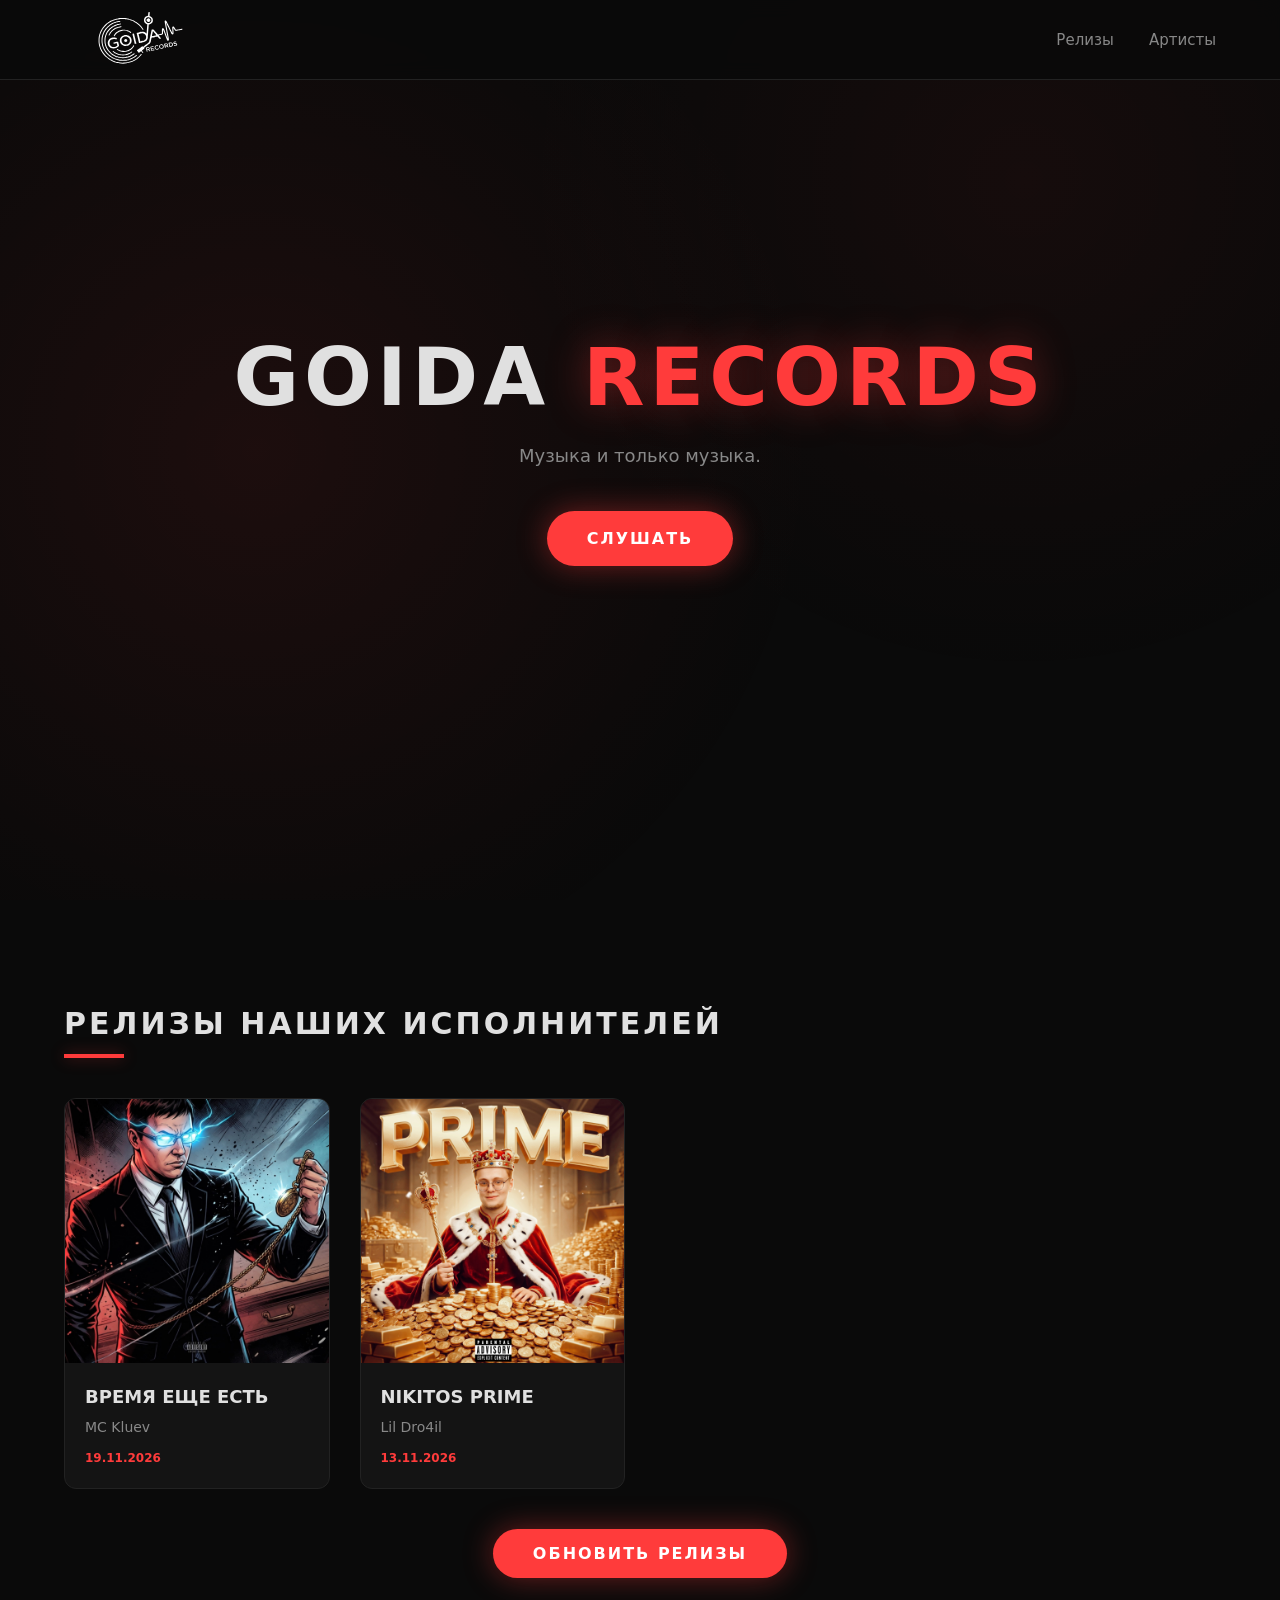
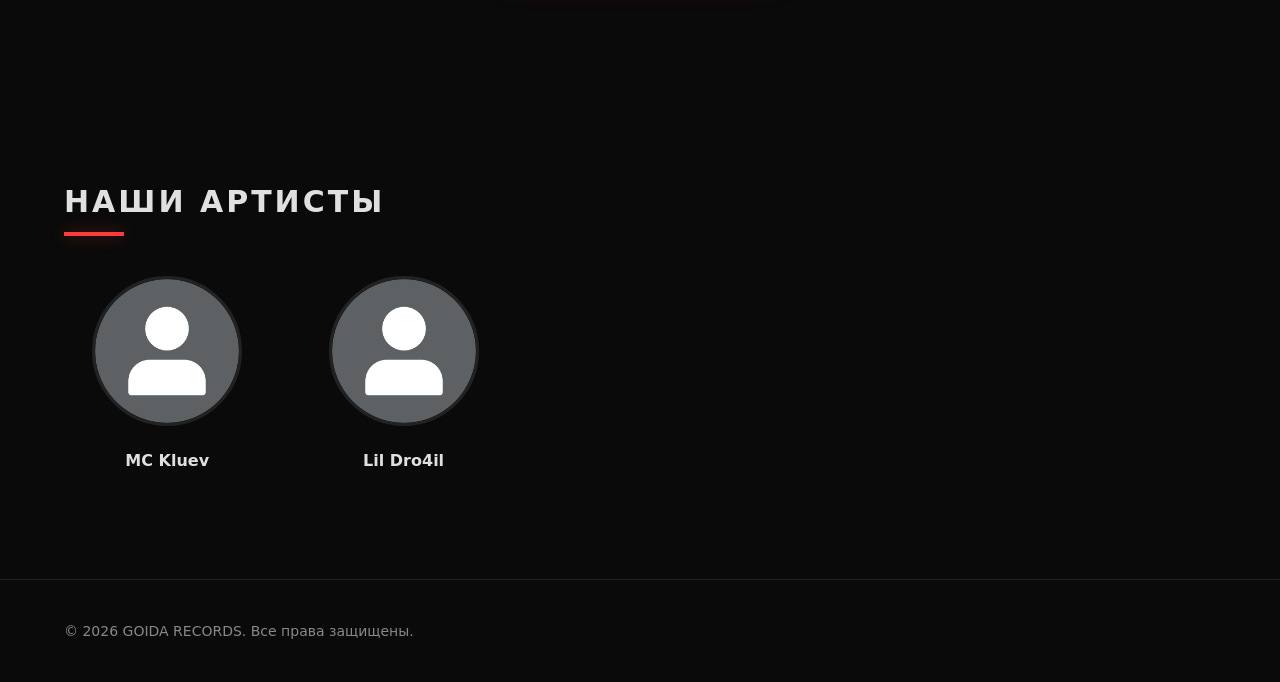
<file: index.html>
<!DOCTYPE html>
<html lang="ru">
<head>
    <meta charset="UTF-8">
    <meta name="viewport" content="width=device-width, initial-scale=1.0">
    <meta property="og:type" content="website">
    <meta property="og:url" content="https://goidarecords.ru/">
    <meta property="og:title" content="GOIDA RECORDS">
    <meta property="og:description" content="Независимый музыкальный лейбл. Мы работаем только с крутой музыкой.">
    <meta property="og:image" content="https://goidarecords.ru/media/preview.jpg">
    <meta property="og:image:width" content="1200">
    <meta property="og:image:height" content="630">
    <meta property="og:image:type" content="image/jpeg">
    <title>GOIDA RECORDS</title>
    <link rel="icon" type="image/png" href="media\favicon.png">
    <link rel="stylesheet" href="css\style.css">
</head>

<body>
    <nav>
        <a href="index.html" class="logo">
            <img src="media\logo.svg" alt="GOIDA RECORDS">
        </a>        
        <div class="nav-links">
        <a href="#releases">Релизы</a>
        <a href="#artists">Артисты</a>
    </nav>

    <section class="hero">
        <h1>GOIDA <span>RECORDS</span></h1>
        <p>Музыка и только музыка.</p>
        <a href="#releases" class="btn">Слушать</a>
    </section>

    <section id="releases">
        <h2 class="section-title fade-in">Релизы наших исполнителей</h2>
        <div class="releases-grid" id="releases-grid">
            <p class="releases-status">Загрузка релизов...</p>
        </div>
        <div style="margin-top: 40px; text-align: center;">
            <button id="refresh-btn" class="btn">Обновить релизы</button>
        </div>
    </section>

    <section id="artists">
        <h2 class="section-title fade-in">Наши артисты</h2>
        <div class="artists-grid">
            <div class="artist-card fade-in">
                <img src="media\pp.png" alt="MC Kluev">
                <h3>MC Kluev</h3>
            </div>
                <div class="artist-card fade-in">
                <img src="media\pp.png" alt="MC Kluev">
                <h3>Lil Dro4il</h3>
            </div>
        </div>
    </section>

    <footer>
        <p>&copy; 2026 GOIDA RECORDS. Все права защищены.</p>
    </footer>

    <script src="js\mainPage.js"></script>
</body>
</html>
</file>
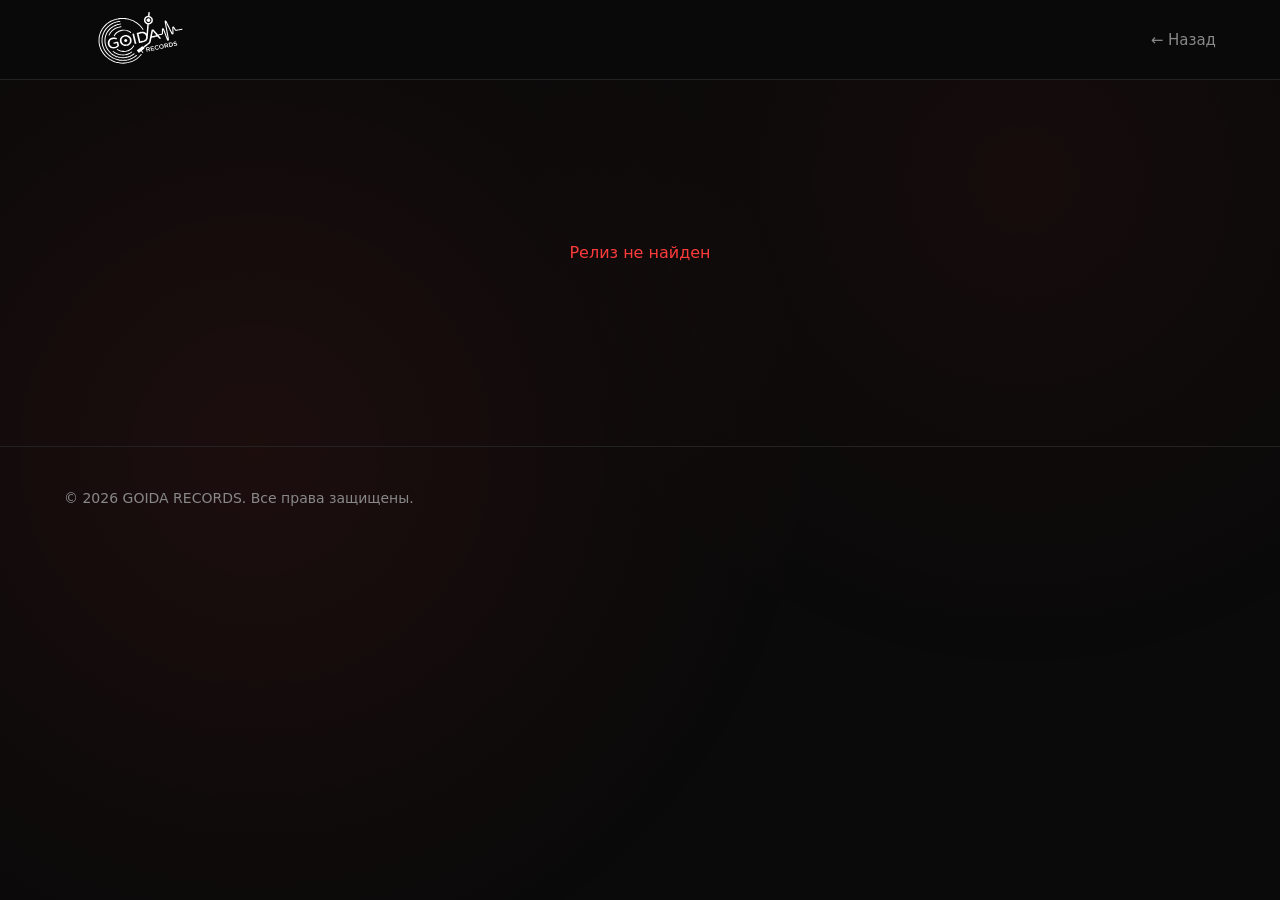
<file: release.html>
<!DOCTYPE html>
<html lang="ru">
<head>
    <meta charset="UTF-8">
    <meta name="viewport" content="width=device-width, initial-scale=1.0">
    <title>Релиз | GOIDA RECORDS</title>
    <link rel="icon" type="image/png" href="media\favicon.png">
    <link rel="stylesheet" href="css\style.css">
</head>

<body>
    <nav>
        <a href="index.html" class="logo">
            <img src="media\logo.svg" alt="GOIDA RECORDS">
        </a> 
        <a href="index.html" class="back-link">← Назад</a>
    </nav>

    <div class="release-page">
        <div class="release-header">
            <div class="cover-wrapper">
                <img src="" alt="Обложка релиза" id="release-cover">
            </div>
            <div class="release-meta">
                <span class="type" id="release-type">Сингл</span>
                <h1 id="release-title"></h1>
                <p class="artist" id="release-artist"></p>
                <p class="description" id="release-description"></p>
                <p class="platforms-title">Слушать на площадках</p>
                <div class="platforms" id="release-platforms"></div>
            </div>
        </div>

        <div class="lyrics-section">
            <h2>Текст песни</h2>
            <div class="lyrics" id="release-lyrics"></div>
        </div>
    </div>

    <footer>
        <p>&copy; 2026 GOIDA RECORDS. Все права защищены.</p>
    </footer>

    <script src="js\releasePage.js"></script>
</body>
</html>
</file>
